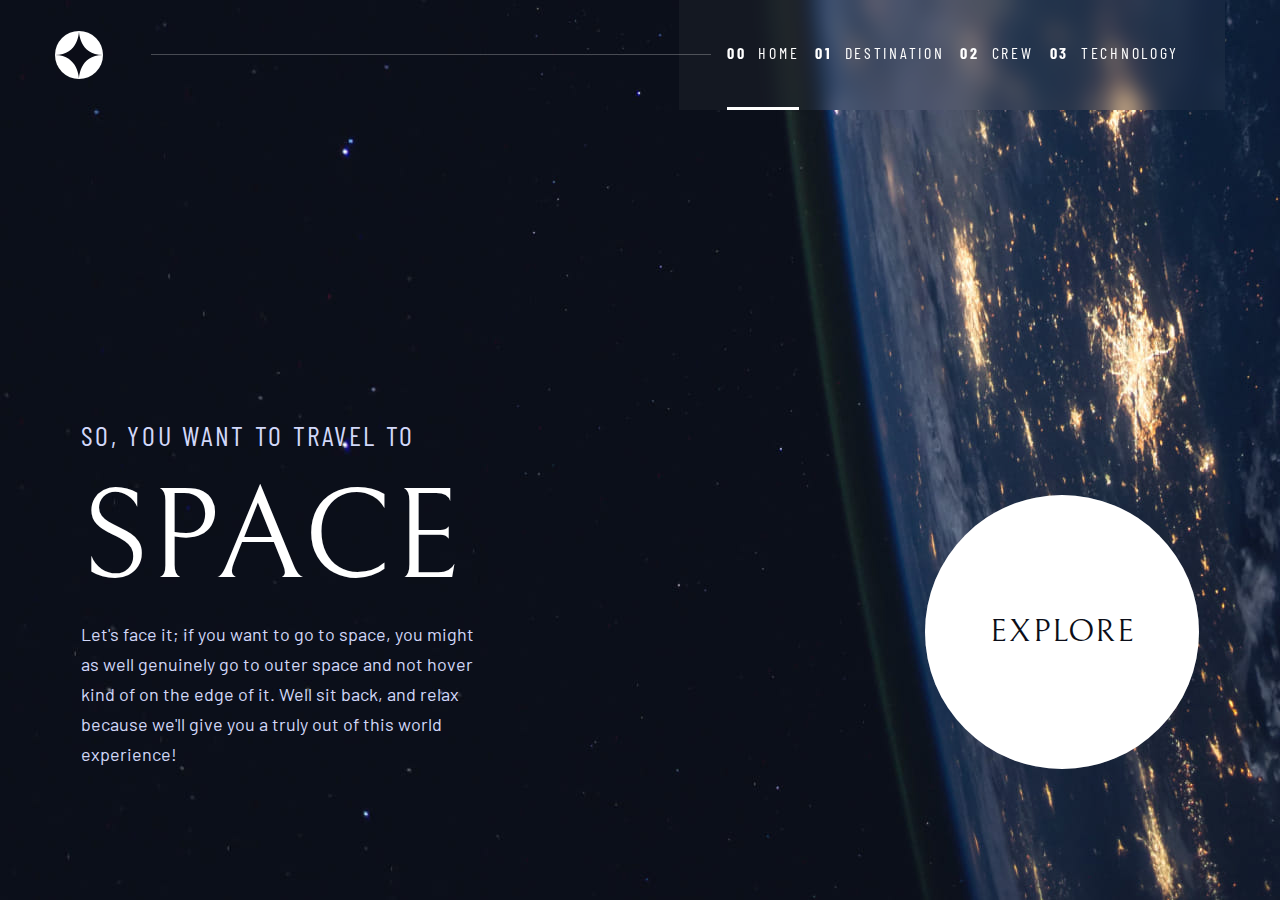
<file: index.html>
<!DOCTYPE html>
<html lang="en">
<head>
    <meta charset="UTF-8">
    <meta name="viewport" content="width=device-width, initial-scale=1.0">
    <title>Space Tourism</title>
    <link rel="preconnect" href="https://fonts.googleapis.com">
    <link rel="preconnect" href="https://fonts.gstatic.com" crossorigin>
    <link href="https://fonts.googleapis.com/css2?family=Barlow&family=Barlow+Condensed&family=Bellefair&display=swap" rel="stylesheet">
    <link rel="stylesheet" href="css/styles.css">
    <script src="js/script.js" defer></script>
</head>
<body class="homepage | bg-primary text-secondary fs-400 ff-body wrapper flow">
    <header class="ff-title">
        <div class="primary-header | flex">
            <a class="skip-nav-link | bg-accent text-primary fs-400 no-underline" href="#main">Skip to main content</a>
            <a class="logo | fs-500 text-primary no-underline" href="index.html">
                <img src="images/logo.svg" alt="Logo">
            </a>
            <button class="header-menu-toggler" data-menu-toggler aria-controls="primary-navigation" aria-expanded="false" aria-label="Menu"></button>
            <nav>
                <ul id="primary-navigation" class="header-menu text-accent uppercase flex" data-header-menu role="list" data-visible="false">
                    <li><a href="index.html" aria-current="page"><span aria-hidden="true">00</span>Home</a></li>
                    <li><a href="destination.html"><span aria-hidden="true">01</span>Destination</a></li>
                    <li><a href="crew.html"><span aria-hidden="true">02</span>Crew</a></li>
                    <li><a href="technology.html"><span aria-hidden="true">03</span>Technology</a></li>
                </ul>
            </nav>
        </div>
    </header>
    <main class="hero | text-center-sm-md flow" id="main">
        <div class="flow">
            <h1 class="hero__title | fs-500 ff-title uppercase flow">So, you want to travel to <span class="text-accent fs-1000 ff-subtitle d-block">space</span></h1>
            <p class="hero__subtitle">Let's face it; if you want to go to space, you might as well genuinely go to outer space and not hover kind of on the edge of it. Well sit back, and relax because we'll give you a truly out of this world experience!</p>
        </div>
        <a class="hero__cta | bg-accent text-primary fs-600 uppercase ff-subtitle" href="destination.html">Explore</a>
    </main>
</body>
</html>
</file>
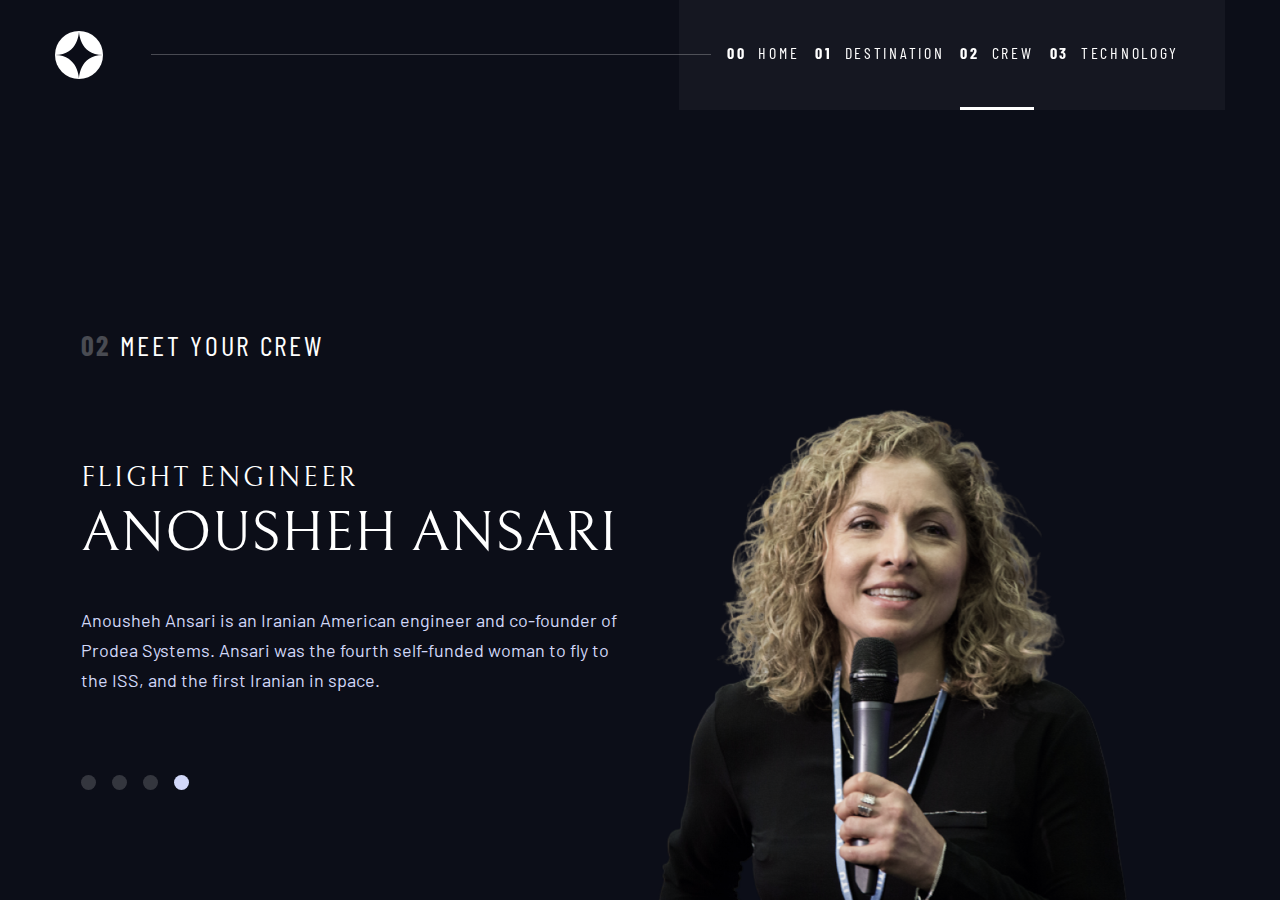
<file: crew-anousheh.html>
<!DOCTYPE html>
<html lang="en">
<head>
    <meta charset="UTF-8">
    <meta name="viewport" content="width=device-width, initial-scale=1.0">
    <title>Crew: Anousheh Ansari</title>
    <link rel="preconnect" href="https://fonts.googleapis.com">
    <link rel="preconnect" href="https://fonts.gstatic.com" crossorigin>
    <link href="https://fonts.googleapis.com/css2?family=Barlow&family=Barlow+Condensed&family=Bellefair&display=swap" rel="stylesheet">
    <link rel="stylesheet" href="css/styles.css">
    <script src="js/script.js" defer></script>
</head>
<body class="bg-primary text-secondary fs-400 ff-body wrapper flow">
    <header class="ff-title">
        <div class="primary-header | flex">
            <a class="skip-nav-link | bg-accent text-primary fs-400 no-underline" href="#main">Skip to main content</a>
            <a class="logo | fs-500 text-primary no-underline" href="index.html">
                <img src="images/logo.svg" alt="Logo">
            </a>
            <button class="header-menu-toggler" data-menu-toggler aria-controls="primary-navigation" aria-expanded="false" aria-label="Menu"></button>
            <nav>
                <ul id="primary-navigation" class="header-menu text-accent uppercase flex" data-header-menu role="list" data-visible="false">
                    <li><a href="index.html"><span aria-hidden="true">00</span>Home</a></li>
                    <li><a href="destination.html"><span aria-hidden="true">01</span>Destination</a></li>
                    <li><a href="crew.html" aria-current="page"><span aria-hidden="true">02</span>Crew</a></li>
                    <li><a href="technology.html"><span aria-hidden="true">03</span>Technology</a></li>
                </ul>
            </nav>
        </div>
    </header>
    <main class="crew-wrapper flow" id="main">
        <h1 class="text-accent fs-500 ff-title uppercase text-center-sm"><span class="number-indicator">02</span> Meet your crew</h1>
        <div class="image-wrapper">
            <img src="images/flight-engineer.png" alt="Flight engineer Anousheh Ansari">
        </div>
        <div class="navigation-indicator navigation-indicator--crew flex">
            <a href="crew.html" aria-label="Crew: Douglas Hurley"></a>
            <a href="crew-mark.html" aria-label="Crew: Mark Shuttleworth"></a>
            <a href="crew-victor.html" aria-label="Crew: Victor Glover"></a>
            <a class="current" href="crew-anousheh.html" aria-label="Crew: Anousheh Ansari"></a>
        </div>
        <h2 class="crew__subtitle | text-accent fs-700 ff-subtitle uppercase text-center-sm-md flow"><span class="fs-500">Flight engineer</span><span class="d-block">Anousheh Ansari</span></h2>
        <p class="crew__details text-center-sm-md">Anousheh Ansari is an Iranian American engineer and co-founder of Prodea Systems. Ansari was the fourth self-funded woman to fly to the ISS, and the first Iranian in space.</p>
    </main>
</body>
</html>
</file>
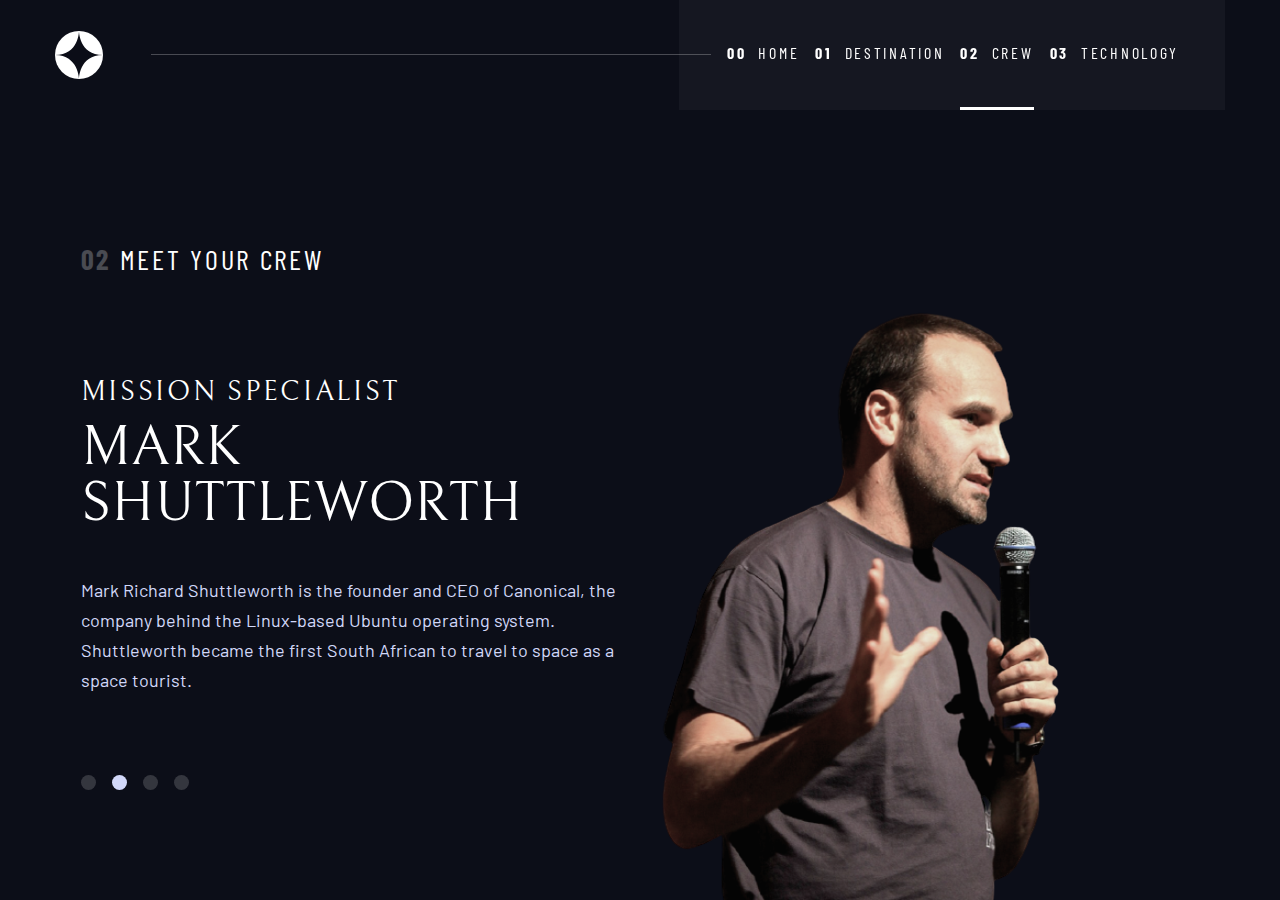
<file: crew-mark.html>
<!DOCTYPE html>
<html lang="en">
<head>
    <meta charset="UTF-8">
    <meta name="viewport" content="width=device-width, initial-scale=1.0">
    <title>Crew: Mark Shuttleworth</title>
    <link rel="preconnect" href="https://fonts.googleapis.com">
    <link rel="preconnect" href="https://fonts.gstatic.com" crossorigin>
    <link href="https://fonts.googleapis.com/css2?family=Barlow&family=Barlow+Condensed&family=Bellefair&display=swap" rel="stylesheet">
    <link rel="stylesheet" href="css/styles.css">
    <script src="js/script.js" defer></script>
</head>
<body class="bg-primary text-secondary fs-400 ff-body wrapper flow">
    <header class="ff-title">
        <div class="primary-header | flex">
            <a class="skip-nav-link | bg-accent text-primary fs-400 no-underline" href="#main">Skip to main content</a>
            <a class="logo | fs-500 text-primary no-underline" href="index.html">
                <img src="images/logo.svg" alt="Logo">
            </a>
            <button class="header-menu-toggler" data-menu-toggler aria-controls="primary-navigation" aria-expanded="false" aria-label="Menu"></button>
            <nav>
                <ul id="primary-navigation" class="header-menu text-accent uppercase flex" data-header-menu role="list" data-visible="false">
                    <li><a href="index.html"><span aria-hidden="true">00</span>Home</a></li>
                    <li><a href="destination.html"><span aria-hidden="true">01</span>Destination</a></li>
                    <li><a href="crew.html" aria-current="page"><span aria-hidden="true">02</span>Crew</a></li>
                    <li><a href="technology.html"><span aria-hidden="true">03</span>Technology</a></li>
                </ul>
            </nav>
        </div>
    </header>
    <main class="crew-wrapper flow" id="main">
        <h1 class="text-accent fs-500 ff-title uppercase text-center-sm"><span class="number-indicator">02</span> Meet your crew</h1>
        <div class="image-wrapper">
            <img src="images/mission-specialist.png" alt="Mission specialist Mark Shuttleworth">
        </div>
        <div class="navigation-indicator navigation-indicator--crew flex">
            <a href="crew.html" aria-label="Crew: Douglas Hurley"></a>
            <a class="current" href="crew-mark.html" aria-label="Crew: Mark Shuttleworth"></a>
            <a href="crew-victor.html" aria-label="Crew: Victor Glover"></a>
            <a href="crew-anousheh.html" aria-label="Crew: Anousheh Ansari"></a>
        </div>
        <h2 class="crew__subtitle | text-accent fs-700 ff-subtitle uppercase text-center-sm-md flow"><span class="fs-500">Mission specialist</span><span class="d-block">Mark Shuttleworth</span></h2>
        <p class="crew__details text-center-sm-md">Mark Richard Shuttleworth is the founder and CEO of Canonical, the company behind the Linux-based Ubuntu operating system.  Shuttleworth became the first South African to travel to space as a space tourist.</p>
    </main>
</body>
</html>
</file>
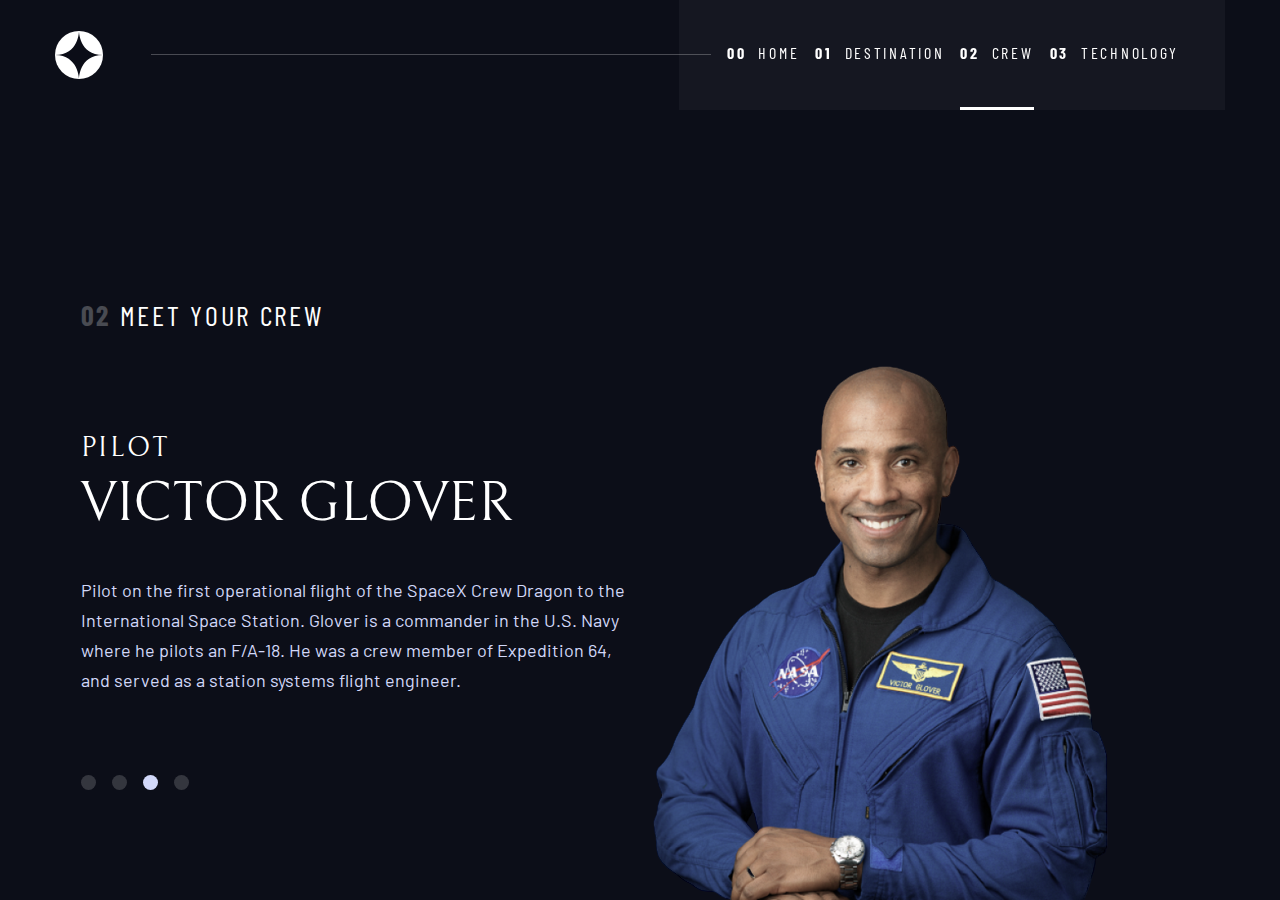
<file: crew-victor.html>
<!DOCTYPE html>
<html lang="en">
<head>
    <meta charset="UTF-8">
    <meta name="viewport" content="width=device-width, initial-scale=1.0">
    <title>Crew: Victor Glover</title>
    <link rel="preconnect" href="https://fonts.googleapis.com">
    <link rel="preconnect" href="https://fonts.gstatic.com" crossorigin>
    <link href="https://fonts.googleapis.com/css2?family=Barlow&family=Barlow+Condensed&family=Bellefair&display=swap" rel="stylesheet">
    <link rel="stylesheet" href="css/styles.css">
    <script src="js/script.js" defer></script>
</head>
<body class="bg-primary text-secondary fs-400 ff-body wrapper flow">
    <header class="ff-title">
        <div class="primary-header | flex">
            <a class="skip-nav-link | bg-accent text-primary fs-400 no-underline" href="#main">Skip to main content</a>
            <a class="logo | fs-500 text-primary no-underline" href="index.html">
                <img src="images/logo.svg" alt="Logo">
            </a>
            <button class="header-menu-toggler" data-menu-toggler aria-controls="primary-navigation" aria-expanded="false" aria-label="Menu"></button>
            <nav>
                <ul id="primary-navigation" class="header-menu text-accent uppercase flex" data-header-menu role="list" data-visible="false">
                    <li><a href="index.html"><span aria-hidden="true">00</span>Home</a></li>
                    <li><a href="destination.html"><span aria-hidden="true">01</span>Destination</a></li>
                    <li><a href="crew.html" aria-current="page"><span aria-hidden="true">02</span>Crew</a></li>
                    <li><a href="technology.html"><span aria-hidden="true">03</span>Technology</a></li>
                </ul>
            </nav>
        </div>
    </header>
    <main class="crew-wrapper flow" id="main">
        <h1 class="text-accent fs-500 ff-title uppercase text-center-sm"><span class="number-indicator">02</span> Meet your crew</h1>
        <div class="image-wrapper">
            <img src="images/pilot.png" alt="Pilot Victor Glover">
        </div>
        <div class="navigation-indicator navigation-indicator--crew flex">
            <a href="crew.html" aria-label="Crew: Douglas Hurley"></a>
            <a href="crew-mark.html" aria-label="Crew: Mark Shuttleworth"></a>
            <a class="current" href="crew-victor.html" aria-label="Crew: Victor Glover"></a>
            <a href="crew-anousheh.html" aria-label="Crew: Anousheh Ansari"></a>
        </div>
        <h2 class="crew__subtitle | text-accent fs-700 ff-subtitle uppercase text-center-sm-md flow"><span class="fs-500">Pilot</span><span class="d-block">Victor Glover</span></h2>
        <p class="crew__details text-center-sm-md">Pilot on the first operational flight of the SpaceX Crew Dragon to the International Space Station. Glover is a commander in the U.S. Navy where he pilots an F/A-18. He was a crew member of Expedition 64, and served as a station systems flight engineer.</p>
    </main>
</body>
</html>
</file>
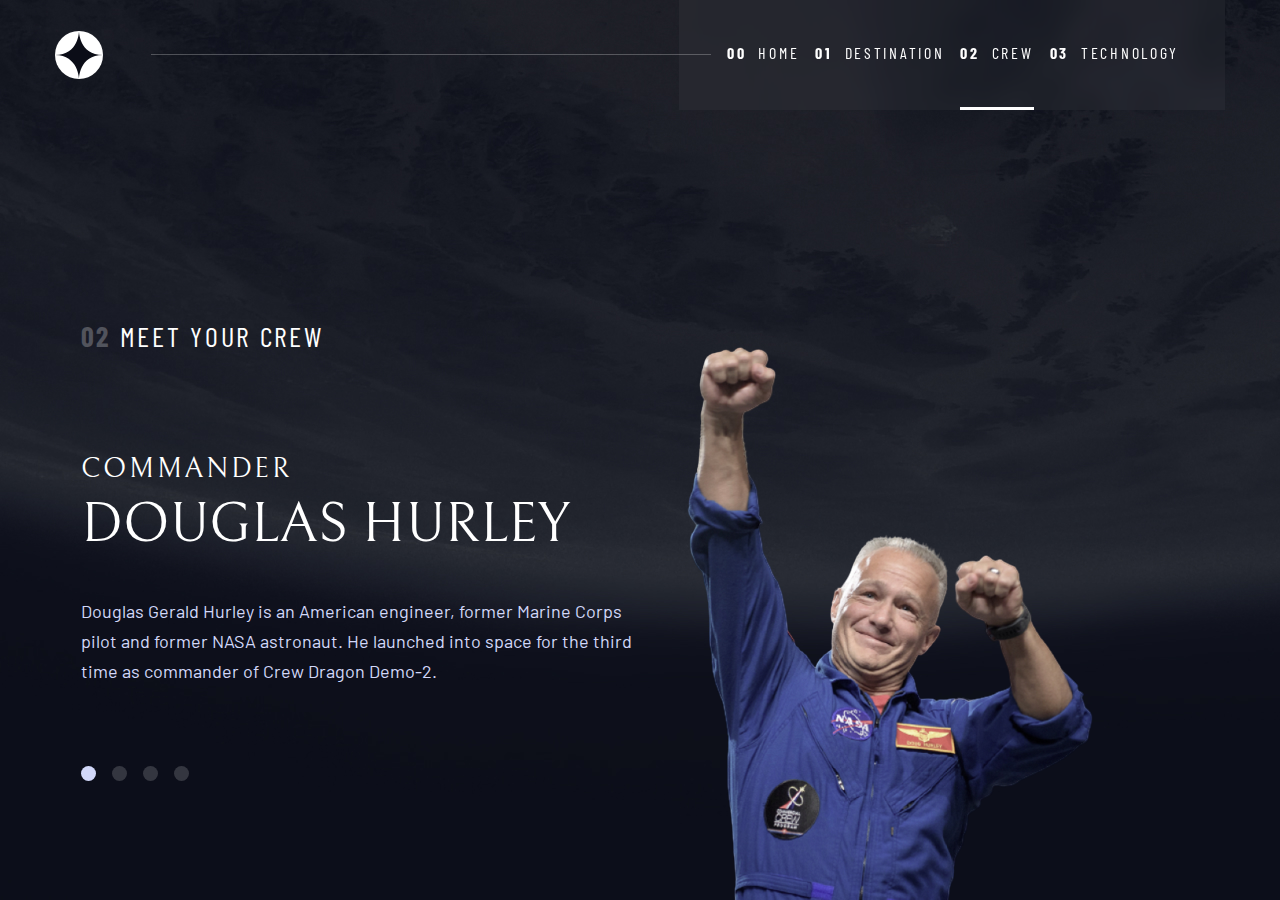
<file: crew.html>
<!DOCTYPE html>
<html lang="en">
<head>
    <meta charset="UTF-8">
    <meta name="viewport" content="width=device-width, initial-scale=1.0">
    <title>Crew: Douglas Hurley</title>
    <link rel="preconnect" href="https://fonts.googleapis.com">
    <link rel="preconnect" href="https://fonts.gstatic.com" crossorigin>
    <link href="https://fonts.googleapis.com/css2?family=Barlow&family=Barlow+Condensed&family=Bellefair&display=swap" rel="stylesheet">
    <link rel="stylesheet" href="css/styles.css">
    <script src="js/script.js" defer></script>
</head>
<body class="crew-page bg-primary text-secondary fs-400 ff-body wrapper flow">
    <header class="ff-title">
        <div class="primary-header | flex">
            <a class="skip-nav-link | bg-accent text-primary fs-400 no-underline" href="#main">Skip to main content</a>
            <a class="logo | fs-500 text-primary no-underline" href="index.html">
                <img src="images/logo.svg" alt="Logo">
            </a>
            <button class="header-menu-toggler" data-menu-toggler aria-controls="primary-navigation" aria-expanded="false" aria-label="Menu"></button>
            <nav>
                <ul id="primary-navigation" class="header-menu text-accent uppercase flex" data-header-menu role="list" data-visible="false">
                    <li><a href="index.html"><span aria-hidden="true">00</span>Home</a></li>
                    <li><a href="destination.html"><span aria-hidden="true">01</span>Destination</a></li>
                    <li><a href="crew.html" aria-current="page"><span aria-hidden="true">02</span>Crew</a></li>
                    <li><a href="technology.html"><span aria-hidden="true">03</span>Technology</a></li>
                </ul>
            </nav>
        </div>
    </header>
    <main class="crew-wrapper flow" id="main">
        <h1 class="text-accent fs-500 ff-title uppercase text-center-sm"><span class="number-indicator">02</span> Meet your crew</h1>
        <div class="image-wrapper">
            <img src="images/commander.png" alt="Commander Douglas Hurley">
        </div>
        <div class="navigation-indicator navigation-indicator--crew flex">
            <a class="current" href="crew.html" aria-label="Crew: Douglas Hurley"></a>
            <a href="crew-mark.html" aria-label="Crew: Mark Shuttleworth"></a>
            <a href="crew-victor.html" aria-label="Crew: Victor Glover"></a>
            <a href="crew-anousheh.html" aria-label="Crew: Anousheh Ansari"></a>
        </div>
        <h2 class="crew__subtitle | text-accent fs-700 ff-subtitle uppercase text-center-sm-md flow"><span class="fs-500">Commander</span><span class="d-block">Douglas Hurley</span></h2>
        <p class="crew__details text-center-sm-md">Douglas Gerald Hurley is an American engineer, former Marine Corps pilot and former NASA astronaut. He launched into space for the third time as commander of Crew Dragon Demo-2.</p>
    </main>
</body>
</html>
</file>
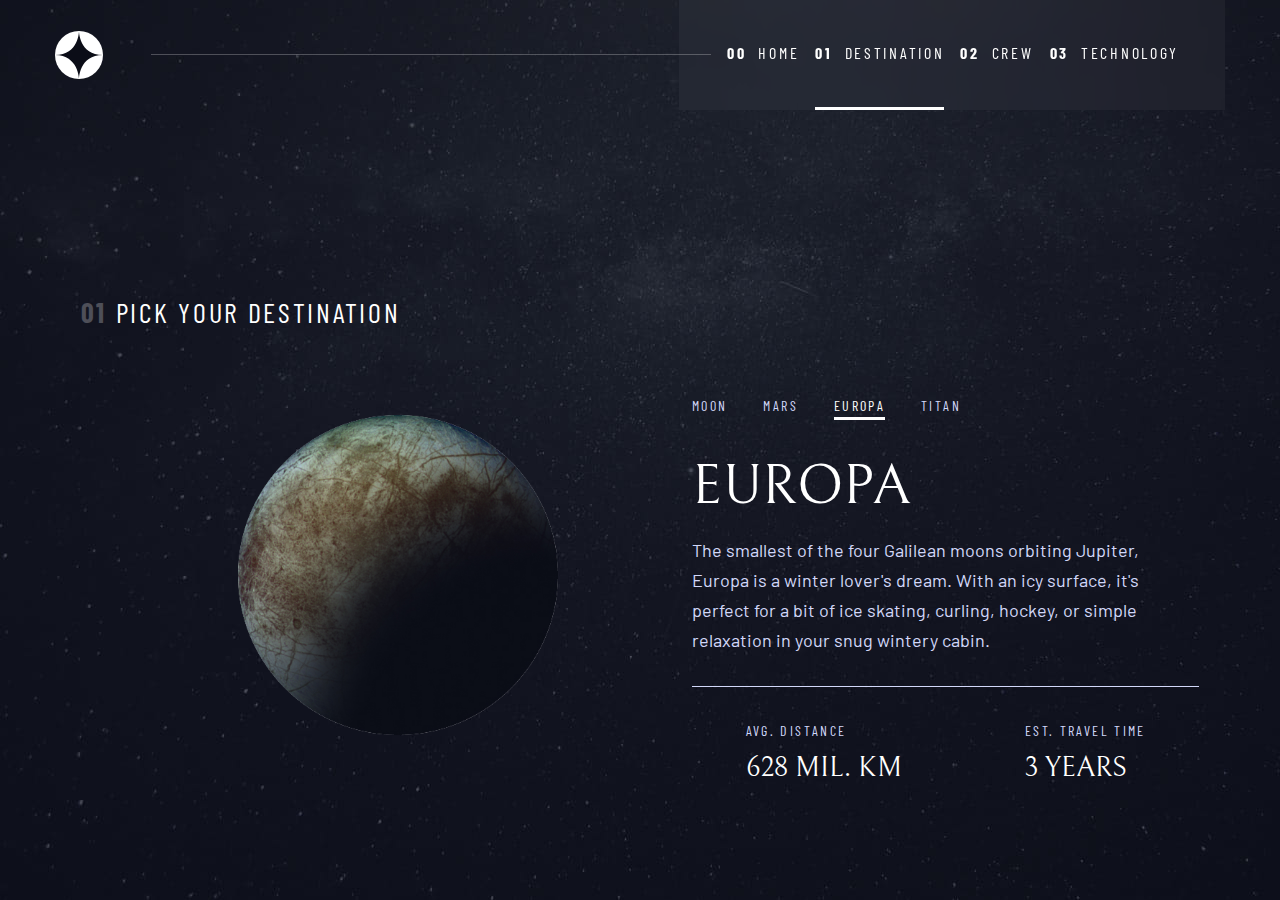
<file: destination-europa.html>
<!DOCTYPE html>
<html lang="en">
<head>
    <meta charset="UTF-8">
    <meta name="viewport" content="width=device-width, initial-scale=1.0">
    <title>Destination: Europa</title>
    <link rel="preconnect" href="https://fonts.googleapis.com">
    <link rel="preconnect" href="https://fonts.gstatic.com" crossorigin>
    <link href="https://fonts.googleapis.com/css2?family=Barlow&family=Barlow+Condensed&family=Bellefair&display=swap" rel="stylesheet">
    <link rel="stylesheet" href="css/styles.css">
    <script src="js/script.js" defer></script>
</head>
<body class="destination-page bg-primary text-secondary fs-400 ff-body wrapper flow">
    <header class="ff-title">
        <div class="primary-header | flex">
            <a class="skip-nav-link | bg-accent text-primary fs-400 no-underline" href="#main">Skip to main content</a>
            <a class="logo | fs-500 text-primary no-underline" href="index.html">
                <img src="images/logo.svg" alt="Logo">
            </a>
            <button class="header-menu-toggler" data-menu-toggler aria-controls="primary-navigation" aria-expanded="false" aria-label="Menu"></button>
            <nav>
                <ul id="primary-navigation" class="header-menu text-accent uppercase flex" data-header-menu role="list" data-visible="false">
                    <li><a href="index.html"><span aria-hidden="true">00</span>Home</a></li>
                    <li><a href="destination.html" aria-current="page"><span aria-hidden="true">01</span>Destination</a></li>
                    <li><a href="crew.html"><span aria-hidden="true">02</span>Crew</a></li>
                    <li><a href="technology.html"><span aria-hidden="true">03</span>Technology</a></li>
                </ul>
            </nav>
        </div>
    </header>
    <main class="destination-wrapper flow" id="main">
        <h1 class="text-accent fs-500 ff-title uppercase text-center-sm"><span class="number-indicator">01</span> Pick your destination</h1>
        <div class="destination | flow">
            <div class="flow">
                <img class="destination__image" src="images/europa.png" alt="Europa">
                <div class="destination__nav | fs-300 ff-title uppercase flex">
                    <a href="destination.html">Moon</a>
                    <a href="destination-mars.html">Mars</a>
                    <a class="destination__current text-accent" href="destination-europa.html">Europa</a>
                    <a href="destination-titan.html">Titan</a>
                </div>
                <h2 class="destination__title | text-accent fs-700 ff-subtitle uppercase text-center-sm-md">Europa</h2>
                <p class="destination__subtitle | text-center-sm-md">The smallest of the four Galilean moons orbiting Jupiter, Europa is a winter lover's dream. With an icy surface, it's perfect for a bit of ice skating, curling, hockey, or simple relaxation in your snug wintery cabin.</p>
                <div class="destination__info-group | uppercase text-center-sm-md">
                    <div class="destination__info | flow">
                        <p class="ff-title fs-300">Avg. distance</p>
                        <p class="fs-800 ff-subtitle text-accent">628 Mil. KM</p>
                    </div>
                    <div class="destination__info | flow">
                        <p class="ff-title fs-300">Est. travel time</p>
                        <p class="fs-800 ff-subtitle text-accent">3 Years</p>
                    </div>
                </div>
            </div>
        </div>
    </main>
</body>
</html>
</file>
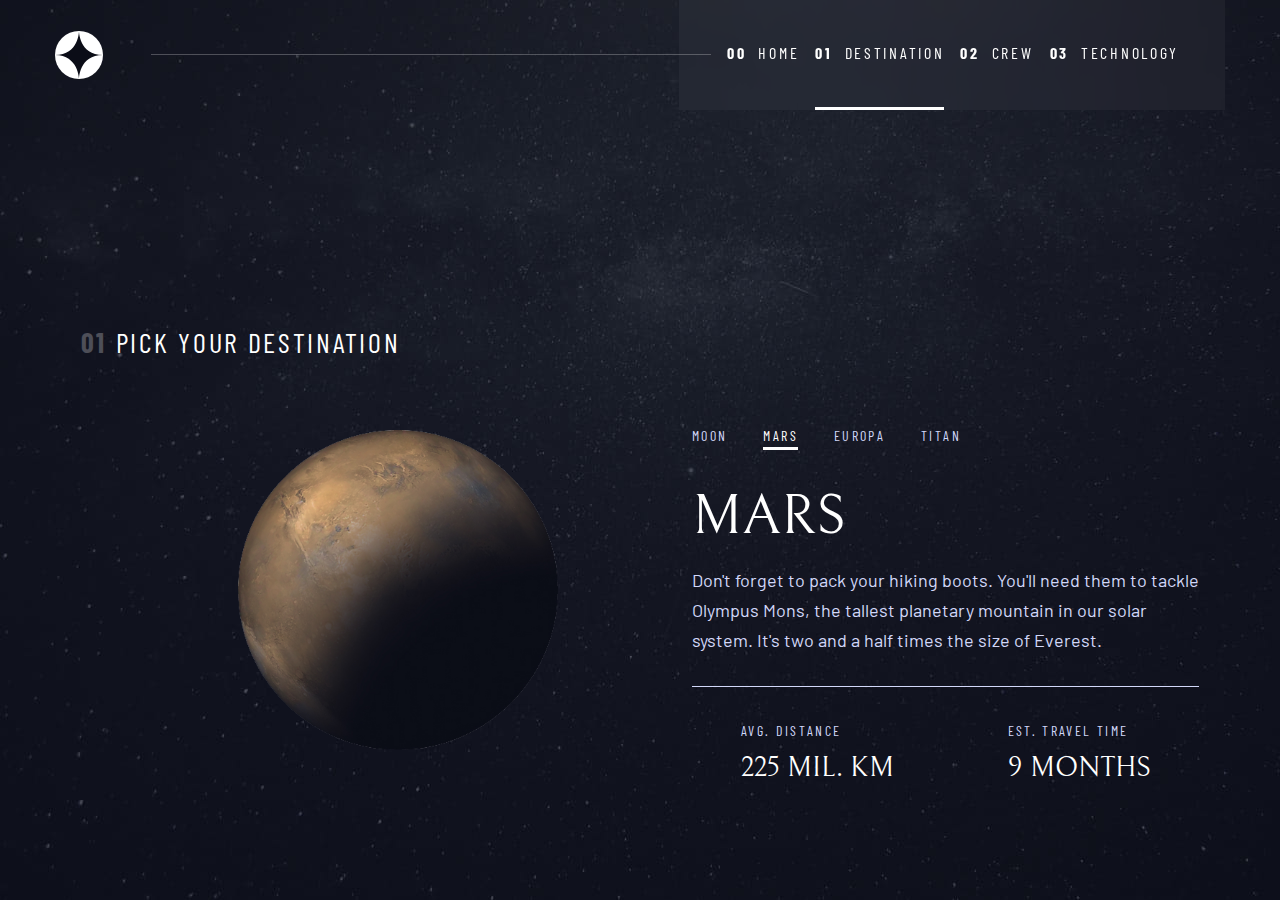
<file: destination-mars.html>
<!DOCTYPE html>
<html lang="en">
<head>
    <meta charset="UTF-8">
    <meta name="viewport" content="width=device-width, initial-scale=1.0">
    <title>Destination: Mars</title>
    <link rel="preconnect" href="https://fonts.googleapis.com">
    <link rel="preconnect" href="https://fonts.gstatic.com" crossorigin>
    <link href="https://fonts.googleapis.com/css2?family=Barlow&family=Barlow+Condensed&family=Bellefair&display=swap" rel="stylesheet">
    <link rel="stylesheet" href="css/styles.css">
    <script src="js/script.js" defer></script>
</head>
<body class="destination-page bg-primary text-secondary fs-400 ff-body wrapper flow">
    <header class="ff-title">
        <div class="primary-header | flex">
            <a class="skip-nav-link | bg-accent text-primary fs-400 no-underline" href="#main">Skip to main content</a>
            <a class="logo | fs-500 text-primary no-underline" href="index.html">
                <img src="images/logo.svg" alt="Logo">
            </a>
            <button class="header-menu-toggler" data-menu-toggler aria-controls="primary-navigation" aria-expanded="false" aria-label="Menu"></button>
            <nav>
                <ul id="primary-navigation" class="header-menu text-accent uppercase flex" data-header-menu role="list" data-visible="false">
                    <li><a href="index.html"><span aria-hidden="true">00</span>Home</a></li>
                    <li><a href="destination.html" aria-current="page"><span aria-hidden="true">01</span>Destination</a></li>
                    <li><a href="crew.html"><span aria-hidden="true">02</span>Crew</a></li>
                    <li><a href="technology.html"><span aria-hidden="true">03</span>Technology</a></li>
                </ul>
            </nav>
        </div>
    </header>
    <main class="destination-wrapper flow" id="main">
        <h1 class="text-accent fs-500 ff-title uppercase text-center-sm"><span class="number-indicator">01</span> Pick your destination</h1>
        <div class="destination | flow">
            <div class="flow">
                <img class="destination__image" src="images/mars.png" alt="Mars">
                <div class="destination__nav | fs-300 ff-title uppercase flex">
                    <a href="destination.html">Moon</a>
                    <a class="destination__current text-accent" href="destination-mars.html">Mars</a>
                    <a href="destination-europa.html">Europa</a>
                    <a href="destination-titan.html">Titan</a>
                </div>
                <h2 class="destination__title | text-accent fs-700 ff-subtitle uppercase text-center-sm-md">Mars</h2>
                <p class="destination__subtitle | text-center-sm-md">Don't forget to pack your hiking boots. You'll need them to tackle Olympus Mons, the tallest planetary mountain in our solar system. It's two and a half times the size of Everest.</p>
                <div class="destination__info-group | uppercase text-center-sm-md">
                    <div class="destination__info | flow">
                        <p class="ff-title fs-300">Avg. distance</p>
                        <p class="fs-800 ff-subtitle text-accent">225 Mil. KM</p>
                    </div>
                    <div class="destination__info | flow">
                        <p class="ff-title fs-300">Est. travel time</p>
                        <p class="fs-800 ff-subtitle text-accent">9 Months</p>
                    </div>
                </div>
            </div>
        </div>
    </main>
</body>
</html>
</file>
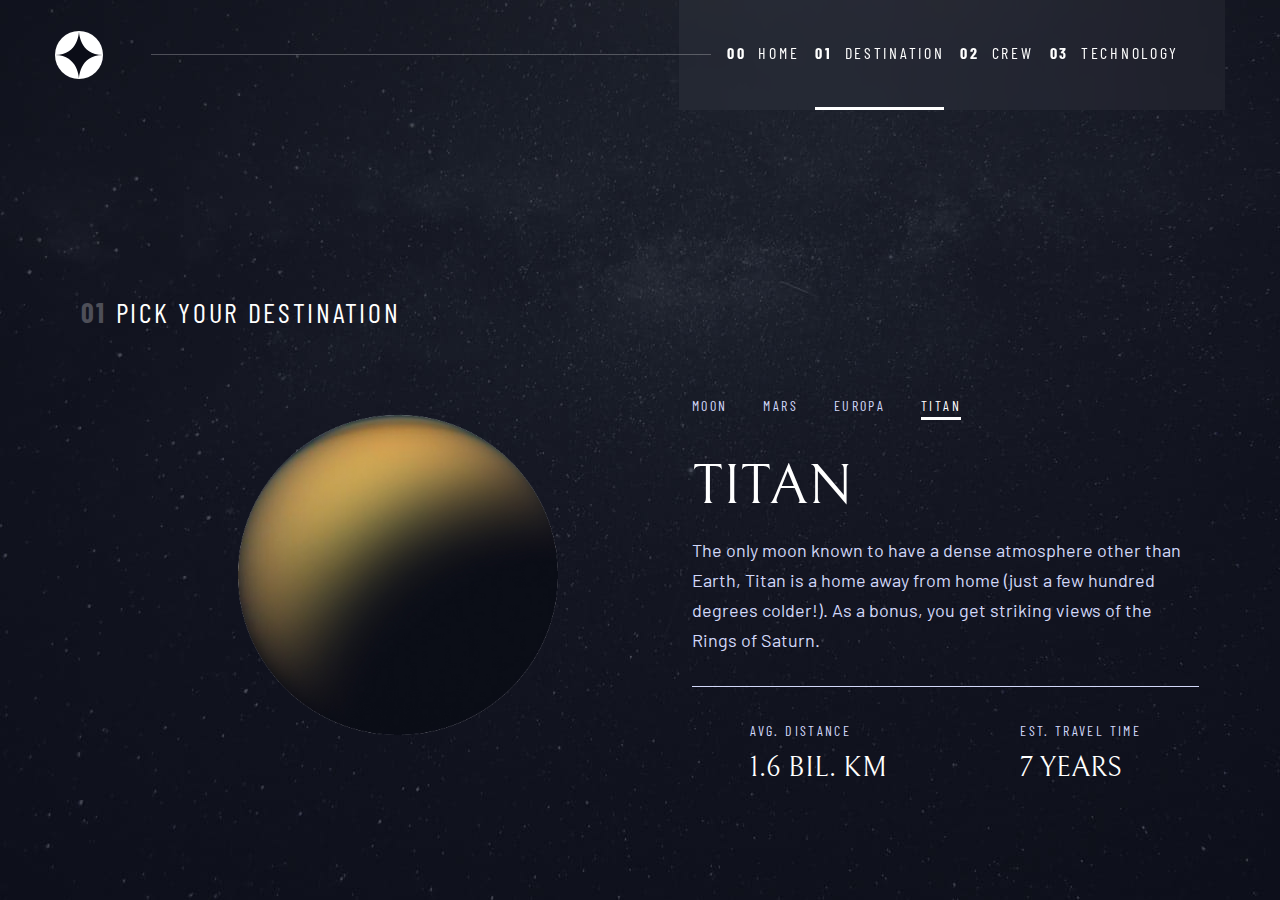
<file: destination-titan.html>
<!DOCTYPE html>
<html lang="en">
<head>
    <meta charset="UTF-8">
    <meta name="viewport" content="width=device-width, initial-scale=1.0">
    <title>Destination: Titan</title>
    <link rel="preconnect" href="https://fonts.googleapis.com">
    <link rel="preconnect" href="https://fonts.gstatic.com" crossorigin>
    <link href="https://fonts.googleapis.com/css2?family=Barlow&family=Barlow+Condensed&family=Bellefair&display=swap" rel="stylesheet">
    <link rel="stylesheet" href="css/styles.css">
    <script src="js/script.js" defer></script>
</head>
<body class="destination-page bg-primary text-secondary fs-400 ff-body wrapper flow">
    <header class="ff-title">
        <div class="primary-header | flex">
            <a class="skip-nav-link | bg-accent text-primary fs-400 no-underline" href="#main">Skip to main content</a>
            <a class="logo | fs-500 text-primary no-underline" href="index.html">
                <img src="images/logo.svg" alt="Logo">
            </a>
            <button class="header-menu-toggler" data-menu-toggler aria-controls="primary-navigation" aria-expanded="false" aria-label="Menu"></button>
            <nav>
                <ul id="primary-navigation" class="header-menu text-accent uppercase flex" data-header-menu role="list" data-visible="false">
                    <li><a href="index.html"><span aria-hidden="true">00</span>Home</a></li>
                    <li><a href="destination.html" aria-current="page"><span aria-hidden="true">01</span>Destination</a></li>
                    <li><a href="crew.html"><span aria-hidden="true">02</span>Crew</a></li>
                    <li><a href="technology.html"><span aria-hidden="true">03</span>Technology</a></li>
                </ul>
            </nav>
        </div>
    </header>
    <main class="destination-wrapper flow" id="main">
        <h1 class="text-accent fs-500 ff-title uppercase text-center-sm"><span class="number-indicator">01</span> Pick your destination</h1>
        <div class="destination | flow">
            <div class="flow">
                <img class="destination__image" src="images/titan.png" alt="Titan">
                <div class="destination__nav | fs-300 ff-title uppercase flex">
                    <a href="destination.html">Moon</a>
                    <a href="destination-mars.html">Mars</a>
                    <a href="destination-europa.html">Europa</a>
                    <a class="destination__current | text-accent" href="destination-titan.html">Titan</a>
                </div>
                <h2 class="destination__title | text-accent fs-700 ff-subtitle uppercase text-center-sm-md">Titan</h2>
                <p class="destination__subtitle | text-center-sm-md">The only moon known to have a dense atmosphere other than Earth, Titan is a home away from home (just a few hundred degrees colder!). As a bonus, you get striking views of the Rings of Saturn.</p>
                <div class="destination__info-group | uppercase text-center-sm-md flow">
                    <div class="destination__info | flow">
                        <p class="ff-title fs-300">Avg. distance</p>
                        <p class="fs-800 ff-subtitle text-accent">1.6 Bil. KM</p>
                    </div>
                    <div class="destination__info | flow">
                        <p class="ff-title fs-300">Est. travel time</p>
                        <p class="fs-800 ff-subtitle text-accent">7 Years</p>
                    </div>
                </div>
            </div>
        </div>
    </main>
</body>
</html>
</file>
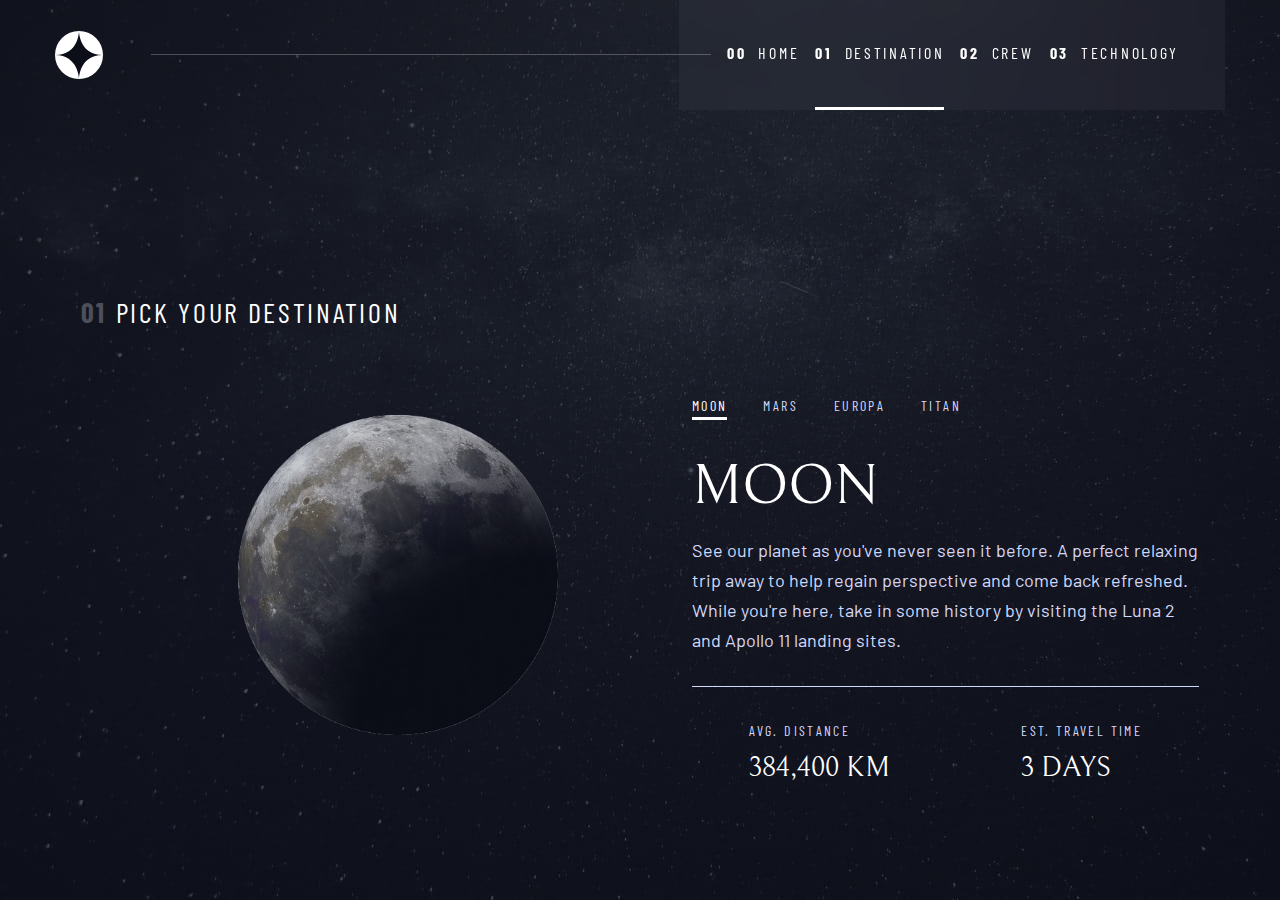
<file: destination.html>
<!DOCTYPE html>
<html lang="en">
<head>
    <meta charset="UTF-8">
    <meta name="viewport" content="width=device-width, initial-scale=1.0">
    <title>Destination: Moon</title>
    <link rel="preconnect" href="https://fonts.googleapis.com">
    <link rel="preconnect" href="https://fonts.gstatic.com" crossorigin>
    <link href="https://fonts.googleapis.com/css2?family=Barlow&family=Barlow+Condensed&family=Bellefair&display=swap" rel="stylesheet">
    <link rel="stylesheet" href="css/styles.css">
    <script src="js/script.js" defer></script>
</head>
<body class="destination-page bg-primary text-secondary fs-400 ff-body wrapper flow">
    <header class="ff-title">
        <div class="primary-header | flex">
            <a class="skip-nav-link | bg-accent text-primary fs-400 no-underline" href="#main">Skip to main content</a>
            <a class="logo | fs-500 text-primary no-underline" href="index.html">
                <img src="images/logo.svg" alt="Logo">
            </a>
            <button class="header-menu-toggler" data-menu-toggler aria-controls="primary-navigation" aria-expanded="false" aria-label="Menu"></button>
            <nav>
                <ul id="primary-navigation" class="header-menu text-accent uppercase flex" data-header-menu role="list" data-visible="false">
                    <li><a href="index.html"><span aria-hidden="true">00</span>Home</a></li>
                    <li><a href="destination.html" aria-current="page"><span aria-hidden="true">01</span>Destination</a></li>
                    <li><a href="crew.html"><span aria-hidden="true">02</span>Crew</a></li>
                    <li><a href="technology.html"><span aria-hidden="true">03</span>Technology</a></li>
                </ul>
            </nav>
        </div>
    </header>
    <main class="destination-wrapper flow" id="main">
        <h1 class="text-accent fs-500 ff-title uppercase text-center-sm"><span class="number-indicator">01</span> Pick your destination</h1>
        <div class="destination | flow">
            <div class="flow">
                <img class="destination__image" src="images/moon.png" alt="Moon">
                <div class="destination__nav | fs-300 ff-title uppercase flex">
                    <a class="destination__current | text-accent" href="destination.html">Moon</a>
                    <a href="destination-mars.html">Mars</a>
                    <a href="destination-europa.html">Europa</a>
                    <a href="destination-titan.html">Titan</a>
                </div>
                <h2 class="destination__title | text-accent fs-700 ff-subtitle uppercase text-center-sm-md">Moon</h2>
                <p class="destination__subtitle | text-center-sm-md">See our planet as you've never seen it before. A perfect relaxing trip away to help regain perspective and come back refreshed. While you're here, take in some history by visiting the Luna 2 and Apollo 11 landing sites.</p>
                <div class="destination__info-group | uppercase text-center-sm-md flow">
                    <div class="destination__info | flow">
                        <p class="ff-title fs-300">Avg. distance</p>
                        <p class="fs-800 ff-subtitle text-accent">384,400 KM</p>
                    </div>
                    <div class="destination__info | flow">
                        <p class="ff-title fs-300">Est. travel time</p>
                        <p class="fs-800 ff-subtitle text-accent">3 Days</p>
                    </div>
                </div>
            </div>
        </div>
    </main>
</body>
</html>
</file>
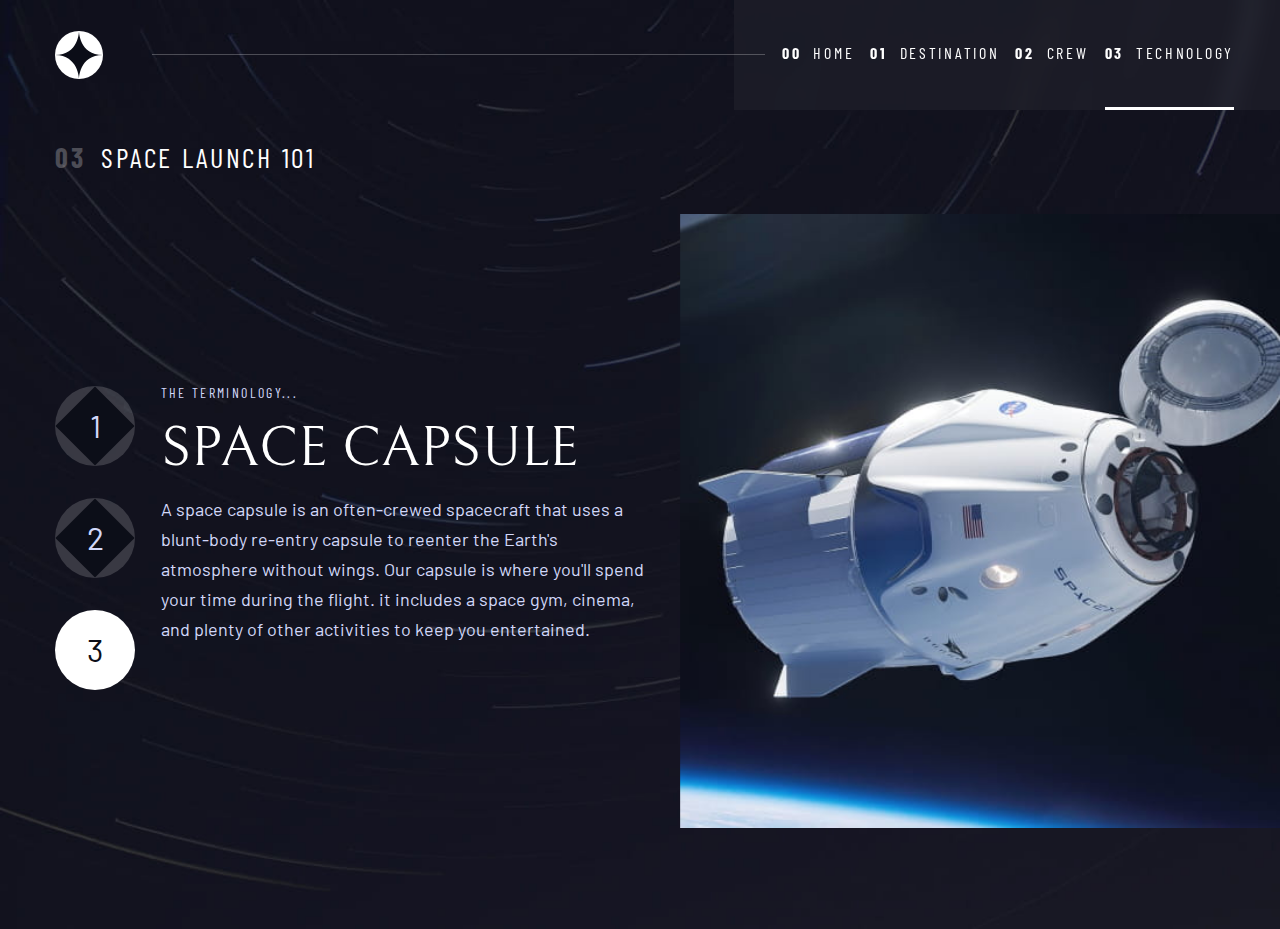
<file: technology-space-capsule.html>
<!DOCTYPE html>
<html lang="en">
<head>
    <meta charset="UTF-8">
    <meta name="viewport" content="width=device-width, initial-scale=1.0">
    <title>Technology : Space Launch 101</title>
    <link rel="preconnect" href="https://fonts.googleapis.com">
    <link rel="preconnect" href="https://fonts.gstatic.com" crossorigin>
    <link href="https://fonts.googleapis.com/css2?family=Barlow&family=Barlow+Condensed&family=Bellefair&display=swap" rel="stylesheet">
    <link rel="stylesheet" href="css/styles.css">
    <script src="js/script.js" defer></script>
</head>
<body class="technology-page bg-primary text-secondary fs-400 ff-body wrapper wrapper--technology flow">
    <header class="ff-title">
        <div class="primary-header | flex">
            <a class="skip-nav-link | bg-accent text-primary fs-400 no-underline" href="#main">Skip to main content</a>
            <a class="logo | fs-500 text-primary no-underline" href="index.html">
                <img src="images/logo.svg" alt="Logo">
            </a>
            <button class="header-menu-toggler" data-menu-toggler aria-controls="primary-navigation" aria-expanded="false" aria-label="Menu"></button>
            <nav>
                <ul id="primary-navigation" class="header-menu text-accent uppercase flex" data-header-menu role="list" data-visible="false">
                    <li><a href="index.html"><span aria-hidden="true">00</span>Home</a></li>
                    <li><a href="destination.html"><span aria-hidden="true">01</span>Destination</a></li>
                    <li><a href="crew.html"><span aria-hidden="true">02</span>Crew</a></li>
                    <li><a href="technology.html" aria-current="page"><span aria-hidden="true">03</span>Technology</a></li>
                </ul>
            </nav>
        </div>
    </header>
    <main class="technology-wrapper flow" id="main">
        <h1 class="numbered-title text-accent fs-500 ff-title uppercase text-center-sm"><span class="number-indicator">03</span>Space Launch 101</h1>
        <div class="technology-grid-wrapper flow">
            <img class="technology__image" src="images/space-capsule.jpg" alt="Space capsule">
            <div class="flow">
                <div class="navigation-indicator navigation-indicator--technology flex">
                    <a href="technology.html">1</a>
                    <a href="technology-spaceport.html">2</a>
                    <a class="current" href="technology-space-capsule.html">3</a>
                </div>
                <h1 class="technology__title text-accent fs-700  ff-subtitle uppercase text-center-sm-md flow"><span class="text-secondary fs-300 ff-title uppercase">The terminology...</span><span class="d-block">Space capsule</span></h1>
                <p class="technology__details text-center-sm-md">A space capsule is an often-crewed spacecraft that uses a blunt-body re-entry capsule to reenter the Earth's atmosphere without wings. Our capsule is where you'll spend your time during the flight. it includes a space gym, cinema, and plenty of other activities to keep you entertained.</p>
            </div>
        </div>
    </main>
</body>
</html>
</file>
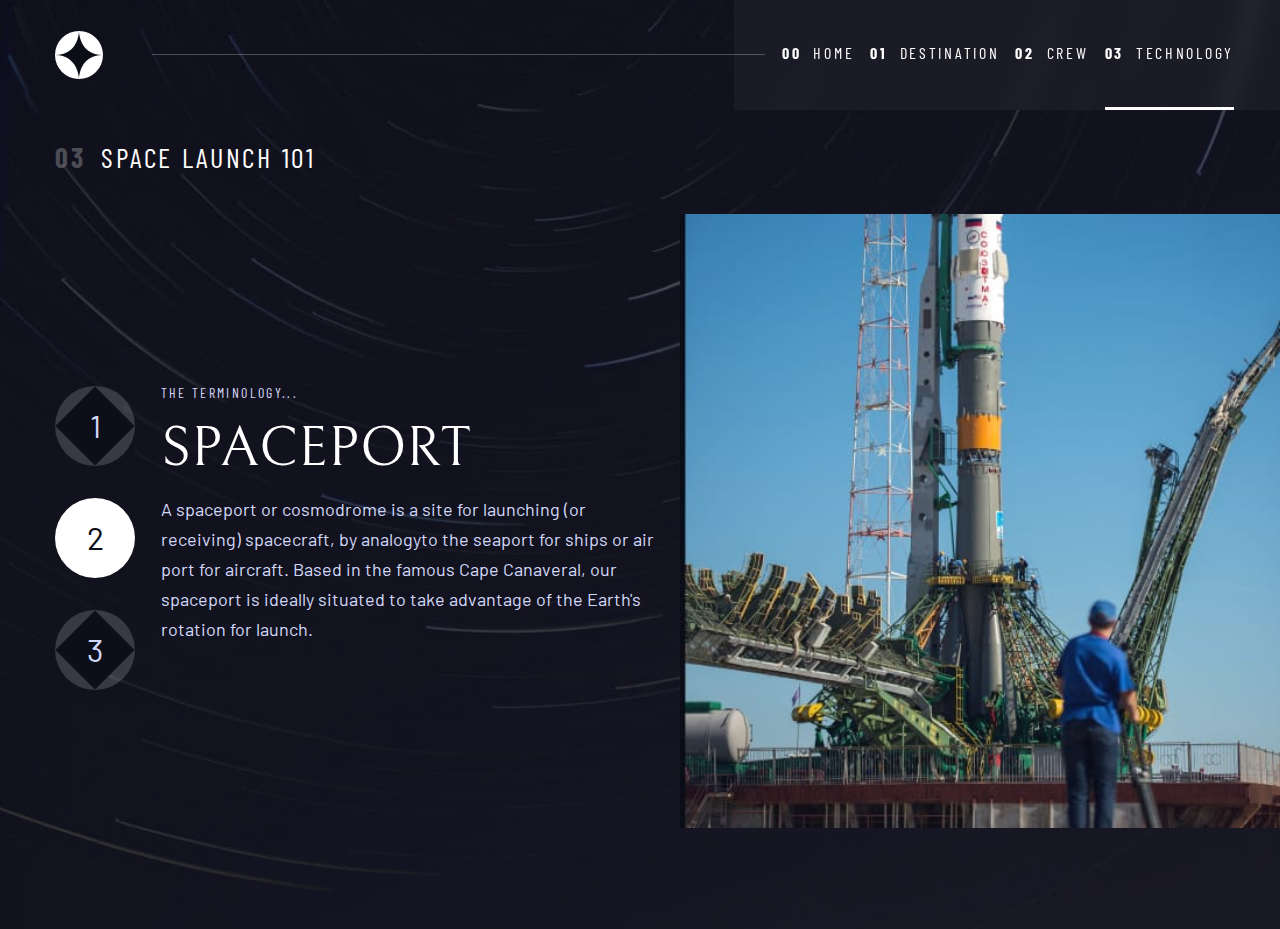
<file: technology-spaceport.html>
<!DOCTYPE html>
<html lang="en">
<head>
    <meta charset="UTF-8">
    <meta name="viewport" content="width=device-width, initial-scale=1.0">
    <title>Technology : Space Launch 101</title>
    <link rel="preconnect" href="https://fonts.googleapis.com">
    <link rel="preconnect" href="https://fonts.gstatic.com" crossorigin>
    <link href="https://fonts.googleapis.com/css2?family=Barlow&family=Barlow+Condensed&family=Bellefair&display=swap" rel="stylesheet">
    <link rel="stylesheet" href="css/styles.css">
    <script src="js/script.js" defer></script>
</head>
<body class="technology-page bg-primary text-secondary fs-400 ff-body wrapper wrapper--technology flow">
    <header class="ff-title">
        <div class="primary-header | flex">
            <a class="skip-nav-link | bg-accent text-primary fs-400 no-underline" href="#main">Skip to main content</a>
            <a class="logo | fs-500 text-primary no-underline" href="index.html">
                <img src="images/logo.svg" alt="Logo">
            </a>
            <button class="header-menu-toggler" data-menu-toggler aria-controls="primary-navigation" aria-expanded="false" aria-label="Menu"></button>
            <nav>
                <ul id="primary-navigation" class="header-menu text-accent uppercase flex" data-header-menu role="list" data-visible="false">
                    <li><a href="index.html"><span aria-hidden="true">00</span>Home</a></li>
                    <li><a href="destination.html"><span aria-hidden="true">01</span>Destination</a></li>
                    <li><a href="crew.html"><span aria-hidden="true">02</span>Crew</a></li>
                    <li><a href="technology.html" aria-current="page"><span aria-hidden="true">03</span>Technology</a></li>
                </ul>
            </nav>
        </div>
    </header>
    <main class="technology-wrapper flow" id="main">
        <h1 class="numbered-title text-accent fs-500 ff-title uppercase text-center-sm"><span class="number-indicator">03</span>Space Launch 101</h1>
        <div class="technology-grid-wrapper flow">
            <img class="technology__image" src="images/spaceport.jpg" alt="Spaceport">
            <div class="flow">
                <div class="navigation-indicator navigation-indicator--technology flex">
                    <a href="technology.html">1</a>
                    <a class="current" href="technology-spaceport.html">2</a>
                    <a href="technology-space-capsule.html">3</a>
                </div>
                <h1 class="technology__title text-accent fs-700 ff-subtitle uppercase text-center-sm-md flow"><span class="text-secondary fs-300 ff-title uppercase">The terminology...</span><span class="d-block">Spaceport</span></h1>
                <p class="technology__details text-center-sm-md">A spaceport or cosmodrome is a site for launching (or receiving) spacecraft, by analogyto the seaport for ships or air port for aircraft. Based in the famous Cape Canaveral, our spaceport is ideally situated to take advantage of the Earth's rotation for launch.</p>
            </div>
        </div>
    </main>
</body>
</html>
</file>
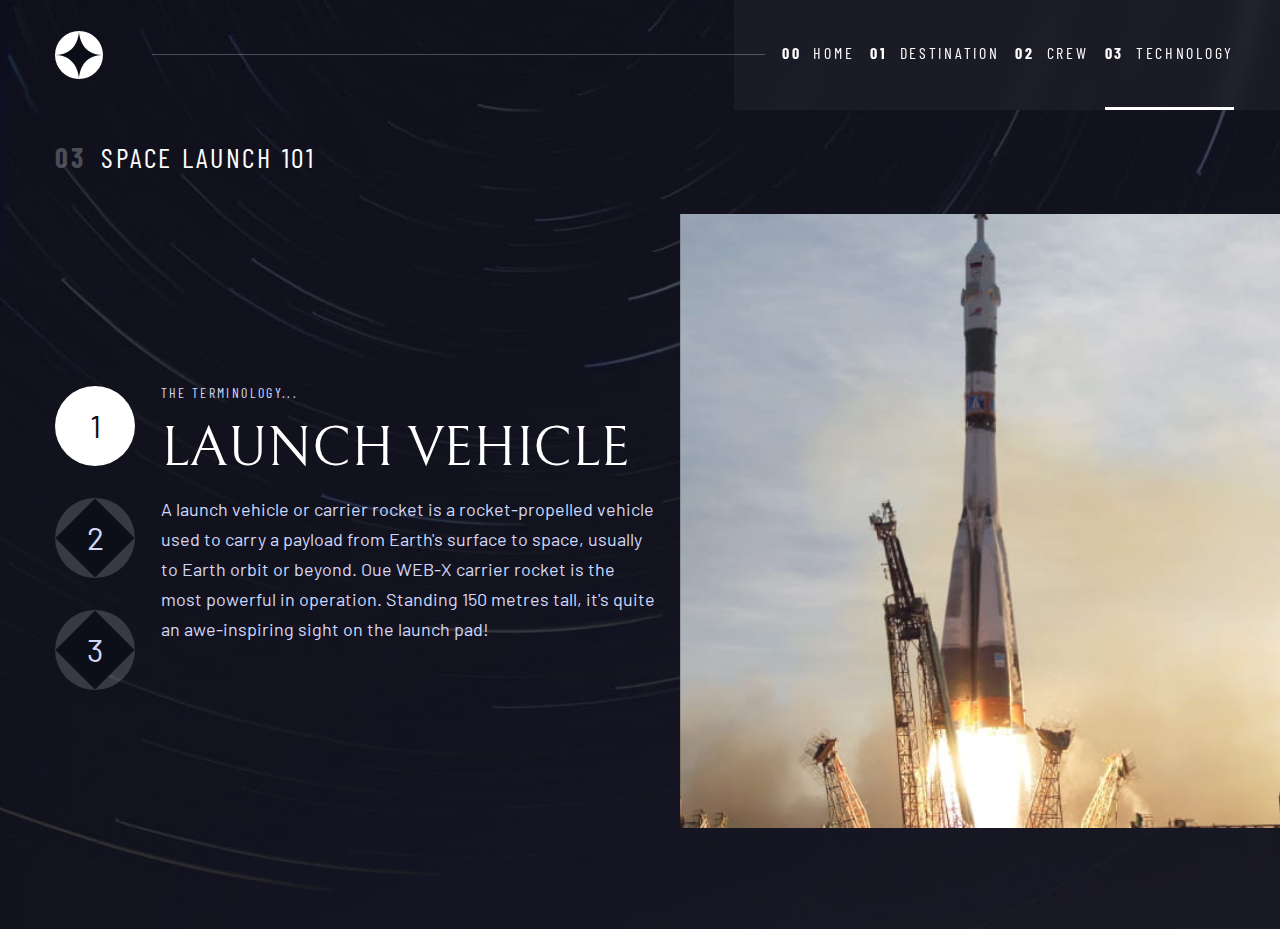
<file: technology.html>
<!DOCTYPE html>
<html lang="en">
<head>
    <meta charset="UTF-8">
    <meta name="viewport" content="width=device-width, initial-scale=1.0">
    <title>Technology : Space Launch 101</title>
    <link rel="preconnect" href="https://fonts.googleapis.com">
    <link rel="preconnect" href="https://fonts.gstatic.com" crossorigin>
    <link href="https://fonts.googleapis.com/css2?family=Barlow&family=Barlow+Condensed&family=Bellefair&display=swap" rel="stylesheet">
    <link rel="stylesheet" href="css/styles.css">
    <script src="js/script.js" defer></script>
</head>
<body class="technology-page bg-primary text-secondary fs-400 ff-body wrapper wrapper--technology flow">
    <header class="ff-title">
        <div class="primary-header | flex">
            <a class="skip-nav-link | bg-accent text-primary fs-400 no-underline" href="#main">Skip to main content</a>
            <a class="logo | fs-500 text-primary no-underline" href="index.html">
                <img src="images/logo.svg" alt="Logo">
            </a>
            <button class="header-menu-toggler" data-menu-toggler aria-controls="primary-navigation" aria-expanded="false" aria-label="Menu"></button>
            <nav>
                <ul id="primary-navigation" class="header-menu text-accent uppercase flex" data-header-menu role="list" data-visible="false">
                    <li><a href="index.html"><span aria-hidden="true">00</span>Home</a></li>
                    <li><a href="destination.html"><span aria-hidden="true">01</span>Destination</a></li>
                    <li><a href="crew.html"><span aria-hidden="true">02</span>Crew</a></li>
                    <li><a href="technology.html" aria-current="page"><span aria-hidden="true">03</span>Technology</a></li>
                </ul>
            </nav>
        </div>
    </header>
    <main class="technology-wrapper flow" id="main">
        <h1 class="numbered-title text-accent fs-500 ff-title uppercase text-center-sm"><span class="number-indicator">03</span>Space Launch 101</h1>
        <div class="technology-grid-wrapper flow">
            <img class="technology__image" src="images/launch-vehicle.jpg" alt="Launch vehicle">
            <div class="flow">
                <div class="navigation-indicator navigation-indicator--technology flex">
                    <a class="current" href="technology.html">1</a>
                    <a href="technology-spaceport.html">2</a>
                    <a href="technology-space-capsule.html">3</a>
                </div>
                <h1 class="technology__title text-accent fs-700  ff-subtitle uppercase text-center-sm-md flow"><span class="text-secondary fs-300 ff-title uppercase">The terminology...</span><span class="d-block">Launch vehicle</span></h1>
                <p class="technology__details text-center-sm-md">A launch vehicle or carrier rocket is a rocket-propelled vehicle used to carry a payload from Earth's surface to space, usually to Earth orbit or beyond. Oue WEB-X carrier rocket is the most powerful in operation. Standing 150 metres tall, it's quite an awe-inspiring sight on the launch pad!</p>
            </div>
        </div>
    </main>
</body>
</html>
</file>
<file: css/styles.css>
/* Box sizing rules */
*,
*::before,
*::after {
    box-sizing: border-box;
    margin: 0;
    padding: 0;
    font-weight: normal;
}

a{
    color: inherit;
    text-decoration: none;
}

/* Remove list styles on ul, ol elements with a list role, which suggests default styling will be removed */
ul[role='list'],
ol[role='list'] {
    list-style: none;
}

/* Set core root defaults */
html:focus-within {
    scroll-behavior: smooth;
}

/* Set core body defaults */
body {
    min-height: 100vh;
    text-rendering: optimizeSpeed;
    line-height: 1.5;
}

/* A elements that don't have a class get default styles */
a:not([class]) {
    text-decoration-skip-ink: auto;
}

/* Make images easier to work with */
img,
picture {
    max-width: 100%;
    display: block;
}

/* Inherit fonts for inputs and buttons */
input,
button,
textarea,
select {
    font: inherit;
}

/* Remove all animations, transitions and smooth scroll for people that prefer not to see them */
@media (prefers-reduced-motion: reduce) {
    html:focus-within {
        scroll-behavior: auto;
    }
    
    *,
    *::before,
    *::after {
        animation-duration: 0.01ms !important;
        animation-iteration-count: 1 !important;
        transition-duration: 0.01ms !important;
        scroll-behavior: auto !important;
    }
}

/* Custom properties */
:root{
    --clr-primary: 230 35% 7%; /* dark blue */
    --clr-secondary: 231 77% 90%; /* very light blue */
    --clr-accent: 0 0% 100%; /* white */
    
    --fs-1000: 5rem;
    --fs-900: 3.5rem;
    --fs-800: 1.75rem;
    --fs-700: 1.5rem;
    --fs-600: 1.25rem;
    --fs-500: 1rem;
    --fs-400: .9375rem;
    --fs-300: .875rem;
    
    --ff-title: "Barlow Condensed", sans-serif;
    --ff-subtitle: "Bellefair", serif;
    --ff-body: "Barlow", sans-serif;
}

@media (min-width: 34.9999em) and (max-width: 44.9999em) {
    :root{
        --fs-1000: 9.375rem;
        --fs-900: 5rem;
        --fs-700: 2.5rem;
        --fs-600: 2rem;
        --fs-500: 1.25rem;
        --fs-400: 1rem;
    }
}

@media (min-width: 45em) {
    :root{
        --fs-1000: clamp(7rem, 10vw, 9.375rem);
        --fs-900: 6.25rem;
        --fs-700: 3.5rem;
        --fs-600: 2rem;
        --fs-500: 1.75rem;
        --fs-400: 1.125rem;
    }
}

/* Typography */
.bg-primary{
    background-color: hsl(var(--clr-primary));
}

.bg-accent{
    background-color: hsl(var(--clr-accent));
}

.text-primary{
    color: hsl(var(--clr-primary));
}

.text-secondary{
    color: hsl(var(--clr-secondary));
}

.text-accent{
    color: hsl(var(--clr-accent));
}

.fs-1000{
    font-size: var(--fs-1000);
    line-height: 1.25;
    letter-spacing: 0;
}

@media (min-width: 35em) {
    .fs-1000{
        line-height: 1;
    }
}

.fs-900{
    font-size: var(--fs-900);
    letter-spacing: 0;
}

.fs-800{
    font-size: var(--fs-800);
    letter-spacing: 0;
}

.fs-700{
    font-size: var(--fs-700);
    letter-spacing: 0;
}

.fs-600{
    font-size: var(--fs-600);
    letter-spacing: 1.25px;
}

.fs-500{
    font-size: var(--fs-500);
    letter-spacing: 2.7px;
}

.fs-400{
    font-size: var(--fs-400);
    line-height: 1.6667;
    letter-spacing: 0;
}

.fs-300{
    font-size: var(--fs-300);
    letter-spacing: 2.36px;
}

.ff-title{
    font-family: var(--ff-title);
}

.ff-subtitle{
    font-family: var(--ff-subtitle);
}

.ff-body{
    font-family: var(--ff-body);
}

.uppercase{
    text-transform: uppercase;
}

.text-center-sm-md{
    text-align: center;
}

.text-center-sm{
    text-align: center;
}

.numbered-title{
    display: inline-flex;
    gap: 1rem;
}

.number-indicator{
    opacity: .25;
    font-weight: bold;
}

.navigation-indicator{
    gap: 1rem;
    justify-content: center;
}

.navigation-indicator a {
    display: inline-block;
    aspect-ratio: 1;
    border-radius: 50%;
    background-color: hsl(var(--clr-accent) / .17);
}

.navigation-indicator a:where(:hover, :focus) {
    background-color: hsl(var(--clr-accent) / .5);
}

/* Layout */
.d-block{
    display: block;
}

.wrapper{
    max-width: 90rem;
    margin-inline: auto;
    padding-inline: 1.5rem;
}

.flow > * + *{
    margin-block-start: var(--flow-space, 1rem);
}

.flex{
    display: flex;
}

body{
    background-size: cover;
    display: grid;
}

main{
    align-self: end;
}

.homepage {
    background-image: url("../images/bg-home-mobile.jpg");
}

.destination-page{
    background-image: url("../images/bg-destination-mobile.jpg");
}

.crew-page{
    background-image: url("../images/bg-crew-mobile.jpg");
}

.technology-page{
    background-image: url("../images/bg-technology-mobile.jpg");
}

@media (min-width: 35em) {
    .text-center-sm{
        text-align: left;
    }

    .flow > * + *{
        margin-block-start: var(--flow-space, 1.5rem);
    }
}

@media (min-width: 34.9999em) and (max-width: 44.9999em) {
    .wrapper{
        padding-inline: 2.4375rem;
    }

    .homepage{
        background-image: url("../images/bg-home-tablet.jpg");
    }
        
    .destination-page{
        background-image: url("../images/bg-destination-tablet.jpg");
    }

    .crew-page{
        background-image: url("../images/bg-crew-tablet.jpg");
    }

    .technology-page{
        background-image: url("../images/bg-technology-tablet.jpg");
    }
}

@media (min-width: 45em) {
    .text-center-sm-md{
        text-align: left;
    }

    .wrapper{
        padding-inline: 3.4375rem;
    }

    .homepage{
        background-image: url("../images/bg-home-desktop.jpg");
    }

    
    .destination-page{
        background-image: url("../images/bg-destination-desktop.jpg");
    }

    .crew-page{
        background-image: url("../images/bg-crew-desktop.jpg");
    }

    .technology-page{
        background-image: url("../images/bg-technology-desktop.jpg");
    }
}

/* Primary navigation */
.primary-header{
    padding-inline-start: 3.4375rem;
    min-height: 6rem;
    justify-content: space-between;
    align-items: center;
    position: relative;
    top: 0;
    z-index: 2;
}

.skip-nav-link{
    display: block;
    position: absolute;
    z-index: 1000;
    pointer-events: none;
    left: 0;	
    padding: .5em 1em;
    opacity: 0;
    translate: 0 -100%;
    transition: translate 400ms, opacity 400ms;
}

.skip-nav-link:focus{
    translate: 0;
    opacity: 1;
}

.header-menu{
    background-color: hsl(0 0% 0% / .9);
}

@supports (backdrop-filter: blur(1rem)){
    .header-menu{
        background-color: hsl(var(--clr-black) / .2);
        backdrop-filter: blur(.675rem);
    }
}

.header-menu a{
    display: grid;
    grid-template-columns: auto 1fr;
    gap: .75rem;
}

.header-menu span{
    font-weight: bold;
}

@media (min-width: 45em){
    .primary-header{
        --gap: 3rem;
        padding-inline: 0;
        position: relative;
        display: flex;
        gap: var(--gap);
    }

    .logo{
        order: 1;
        flex-shrink: 0;
    }

    .primary-header::before{
        content: "";
        display: block;
        width: 50%;
        background-color: hsl(var(--clr-accent));
        margin-inline-end: calc(-1 * (var(--gap) + 2rem));
        height: 1px;
        order: 2;
        opacity: .25;
        z-index: 1;
    }

    .primary-header nav{
        order: 3;
    }

    .header-menu{
        gap: 3rem;
        padding: 0 7.6875rem 0 10.3125rem;
    }

    .header-menu a{
        font-size: 1rem;
        letter-spacing: 2.7px;
    }
}

@media (min-width: 34.9999em) and (max-width: 44.9999em) {
    .primary-header::before{
        scale: 0;
    }

    .header-menu{
        position: relative;
        translate: 2.4375rem 0;
    }

    .header-menu a{
        font-size: .875rem;
    }

    .header-menu span{
        display: none;
    }
}

@media (min-width: 35em) {
    .header-menu{
        background-color: hsl(var(--clr-accent) / .04);
        padding-inline: 3rem 2.875rem;
    }

    .header-menu a{
        padding-block: 2.5rem;
    }
    
    .header-menu a:where(:hover, :focus) {
        border-bottom: 3px solid hsl(var(--clr-accent) / .5);
    }

    [aria-current="page"] {
        border-bottom: 3px solid hsl(var(--clr-accent));
    }

    [aria-current="page"]:is(:hover, :focus) {
        border-bottom: 3px solid hsl(var(--clr-accent));
    }
}

.header-menu-toggler{
    display:none
}

.header-menu{
    gap: 1rem;
}

@media (max-width: 35em){
    .primary-header{
        padding-inline-start: 0;
    }

    .header-menu-toggler{
        position: absolute;
        width: 1.25rem;
        aspect-ratio: 1;
        top: 2.0625rem;
        right: 1rem;
        z-index: 2;
        display: block;
        border: 0;
        background-color: transparent;
        background-image: url("../images/hamburger-menu.svg");
        background-size: cover;
    }
    
    .header-menu{
        position: fixed;
        inset: -1rem 0 -1rem 30%;
        z-index: 1;
        flex-direction: column;
        padding: 96px 0 0 1rem;
        transform: translate(100%);
        transition: transform .35s ease-out;
    }

    .header-menu[data-visible=true]{
        transform:translate(0);
    }
}

/* Hero */
.hero{
    --flow-space: 3rem;
    padding-block-end: 3rem;
}

.hero__title span{
    --flow-space: 1rem;
    margin-block-start: var(--flow-space, 1rem);
}

.hero__subtitle{
    --flow-space: 1rem;
}

@media (min-width: 35em) {
    .hero__title span{
        margin-block-start: var(--flow-space, 1.5rem);
    }
}

@media (min-width: 34.9999em) and (max-width: 44.9999em) {
    .hero{
        padding-block-end: 5.625rem;
    }
    
    .hero__subtitle{
        max-width: 40ch;
        margin-inline: auto;
    }
}

@media (min-width: 45em) {
    .hero{
        display: flex;
        gap: 2.5rem;
        justify-content: space-between;
        padding-block-end: 8.1875rem;
        padding-inline: clamp(.5rem, 2vw, 6.875rem);
        align-items: end;
    }

    .hero__subtitle{
        max-width: 40ch;
    }
}

.hero__cta{
    --flow-space: 5rem;
    display: inline-grid;
    place-items: center;
    border-radius: 50%;
    width: min(50%, 17.125rem);
    aspect-ratio: 1;
    position: relative;
}

.hero__cta::before{
    content: "";
    position: absolute;
    z-index: -2;
    inset: 0;
    background-color: hsl(var(--clr-accent) / .25);
    border-radius: inherit;
    transition: scale 350ms;
}

.hero__cta:is(:hover, :focus)::before {
    scale: 1.5;
}

/* Destination */
.destination-wrapper{
    padding-block-end: 3.625rem;
}

.destination{
    --flow-space: 2rem;
}

.destination__image{
    max-width: 45%;
    margin-inline: auto;
}

.destination__nav{
    --flow-space: 1.625rem;
    gap: 1.625rem;
    justify-content: center;
}

.destination__nav a:where(:hover, :focus) {
    border-bottom: 3px solid hsl(var(--clr-accent) / .5);
}

.destination__current{
    border-bottom: 3px solid hsl(var(--clr-accent));
}

.destination__current:is(:hover, :focus) {
    border-bottom: 3px solid hsl(var(--clr-accent));
}

.destination__title{
    --flow-space: 1.25rem;
}

.destination__subtitle{
    --flow-space: 1px;
    position: relative;
    padding-block-end: 2rem;
}

.destination__subtitle::before{
    content: "";
    position: absolute;
    inset: auto 0 -2rem 0;
    height: 1px;
    background-color: hsl(var(--clr-secondary));
    margin-block-end: 2rem;
}

.destination__info{
    --flow-space: .75rem;
}

.destination__info:last-child{
    --flow-space: 2rem;
}

.destination__info:last-child > * + * {
    --flow-space: .75rem;
}

@media (min-width: 34.9999em) and (max-width: 44.9999em) {
    .destination-wrapper{
        padding-block-end: 3.875rem;
    }
    
    .destination{
        --flow-space: 3.75rem;
    }
    
    .destination__image{
        max-width: 40%;
    }
}

@media (min-width: 35em) {
    .destination__nav{
        gap: 2.25rem;
    }

    .destination__info-group{
        display: flex;
        gap: 1rem;
        justify-content: space-around;
    }

    .destination__info:last-child{
        --flow-space: 0;
    }
}

@media (min-width: 45em) {
    .destination-wrapper{
        padding-block-end: 7.375rem;
        padding-inline: clamp(.5rem, 2vw, 6.875rem);
    }
    
    .destination{
        padding-inline-start: clamp(.125rem, 5vw, 4rem);
    }
    
    .destination > div{
        display: grid;
        column-gap: 2.5rem;
        grid-template-columns: repeat(2, 1fr);
    }
    
    .destination__image{
        max-width: min(100%, 20rem);
        grid-row: 1 / span 4;
        align-self: center;
    }
    
    .destination__nav{
        justify-content: start;
    }

    .destination__title,
    .destination__subtitle,
    .destination__info-group{
        grid-column: 2 / -1;
    }

    .destination__info p:last-child{
        line-height: 1;
    }
}

/* Crew */
.crew-wrapper{
    padding-block-end: 6.5rem;
}

.image-wrapper{
    --flow-space: 2rem;
    position: relative;
}

.image-wrapper::before{
    content: "";
    position: absolute;
    inset: auto 0 0 0;
    height: 1px;
    background-color: hsl(var(--clr-secondary));
}

.navigation-indicator--crew{
    --flow-space: 2rem;
}
.navigation-indicator--crew a{
    width: 10px;
    transition: background-color 350ms;
}

.navigation-indicator--crew .current{
    background-color: hsl(var(--clr-secondary));
}

.crew__subtitle{
    --flow-space: 2rem;
}

.crew__subtitle span:last-child{
    --flow-space: .5rem;
}

@media (min-width: 34.9999em) and (max-width: 44.9999em) {
    .image-wrapper{
        order: 2;
    }

    .image-wrapper img{
        margin-inline: auto;
    }

    .navigation-indicator--crew{
        --flow-space: 2.5rem;
        order: 1;
    }

    .crew__subtitle{
        --flow-space: 3.75rem;
    }
}

@media (min-width: 35em) {
    .crew-wrapper{
        padding-block-end: 0;
    }

    .image-wrapper::before{
        height: 0;
    }

    .crew-wrapper{
        display: grid;
    }
}

@media (min-width: 45em) {
    .crew-wrapper{
        gap: 1rem;
        grid-template-columns: repeat(2, 1fr);
        padding-inline: clamp(.5rem, 2vw, 6.875rem);
    }

    .crew-wrapper *:not(.image-wrapper) {
        grid-column: 1 / 2;
    }

    .image-wrapper{
        grid-column: 2 / -1;
        grid-row: 1 / span 5;
        align-self: end;
    }

    .navigation-indicator--crew{
        --flow-space: clamp(2.5rem, 5vw, 7.5rem);
        justify-content: start;
        order: 1;
        padding-block-end: 5.875rem;
    }

    .navigation-indicator--crew a{
        width: 15px;
    }

    .crew__subtitle{
        --flow-space: clamp(2.5rem, 5vw, 9.625rem);
        line-height: .75;
    }
    
    .crew__subtitle span:last-child{
        --flow-space: .9375rem;
        font-size: clamp(2.5rem, 5vw, 3.5rem);
        line-height: 1;
    }

    .crew__details{
        --flow-space: 1.6875rem;
    }
}

/* Technology */
.wrapper--technology{
    --padding-technology-image: 1.5rem; /* this is to handle the image that is full bleed inside a container */
}

.technology-wrapper{
    padding-block-end: 5rem;
}

.technology-grid-wrapper{
    --flow-space: 2.125rem;
}

.technology__image{
    --flow-space: 2rem;
    margin-inline-start: calc(50% - (var(--padding-technology-image) * 2));
    max-width: initial;
    width: 100vw;
    height: 25vh;
    height: 25dvh;
    object-fit: cover;
    translate: calc(-1 * (50% - (var(--padding-technology-image) * 2))) 0;
}

.navigation-indicator--technology a{
    width: 2.5rem;
    display: inline-grid;
    place-items: center;
    position: relative;
    isolation: isolate;
    transition: background-color 350ms, color 350ms 350ms;
}

.navigation-indicator--technology a:where(:hover, :focus) {
    background-color: hsl(var(--clr-primary));
    color: hsl(var(--clr-accent));
    border: 1px solid hsl(var(--clr-accent));
}

.navigation-indicator--technology a::before{
    content: "";
    position: absolute;
    z-index: -1;
    inset: 0;
    background-color: hsl(var(--clr-primary));
    rotate: .125turn;
    scale: .7;
}

.navigation-indicator--technology a:is(:hover, :focus)::before{
    scale: 0;
}

.navigation-indicator--technology .current,
.navigation-indicator--technology .current::before{
    background-color: hsl(var(--clr-accent));
    color: hsl(var(--clr-primary));
}

.technology__title{
    --flow-space: 1.625rem;
}

.technology__title span:last-child{
    --flow-space: .5625rem;
}

.technology__details{
    --flow-space: 1rem;
}

@media (max-width: 35em) {
    .technology-page{
        overflow-x: hidden;
    }
}

@media (min-width: 34.9999em) and (max-width: 44.9999em) {
    .technology-wrapper{
        --padding-technology-image: 2.4375rem;
        padding-block-end: 6.0625rem;
    }
    
    .technology__image{
        height: 30vh;
        height: 30dvh;
    }

    .technology__details{
        max-width: 40ch;
        margin-inline: auto;
    }
}

@media (min-width: 45em) {
    .technology-wrapper{
        padding-block-end: 6.3125rem;
    }

    .wrapper--technology{
        padding-inline: 3.4375rem 0;
    }

    .technology-grid-wrapper{
        display: grid;
        gap: clamp(.5rem, 2vw, 8.125rem);
        grid-template-columns: repeat(2, 1fr);
        align-items: center;
    }

    .technology__image{
        grid-column: 2 / -1;
        max-width: 100%;
        height: 100%;
    }

    .technology-grid-wrapper > div{
        grid-row: 1 / 2;
        display: grid;
        gap: 1.0625rem clamp(.5rem, 2vw, 5rem);
        grid-template-columns: auto 1fr;
    }

    .navigation-indicator--technology{
        gap: 2rem;
        flex-direction: column;
        grid-row: 1 / span 3;
        align-self: start;
    }

    .navigation-indicator--technology a{
        width: 5rem;
        font-size: 2rem;
    }

    .technology__title{
        --flow-space: -2rem;
        line-height: 1;
    }

    .technology__title span:last-child{
        --flow-space: .6875rem;
        font-size: clamp(2rem, 5vw, 3.5rem);
    }

    .technology__title,
    .technology__details{
        grid-column: 2 / -1;
    }

    .technology__details{
        --flow-space: 0;
        align-self: start;
    }
}
</file>
